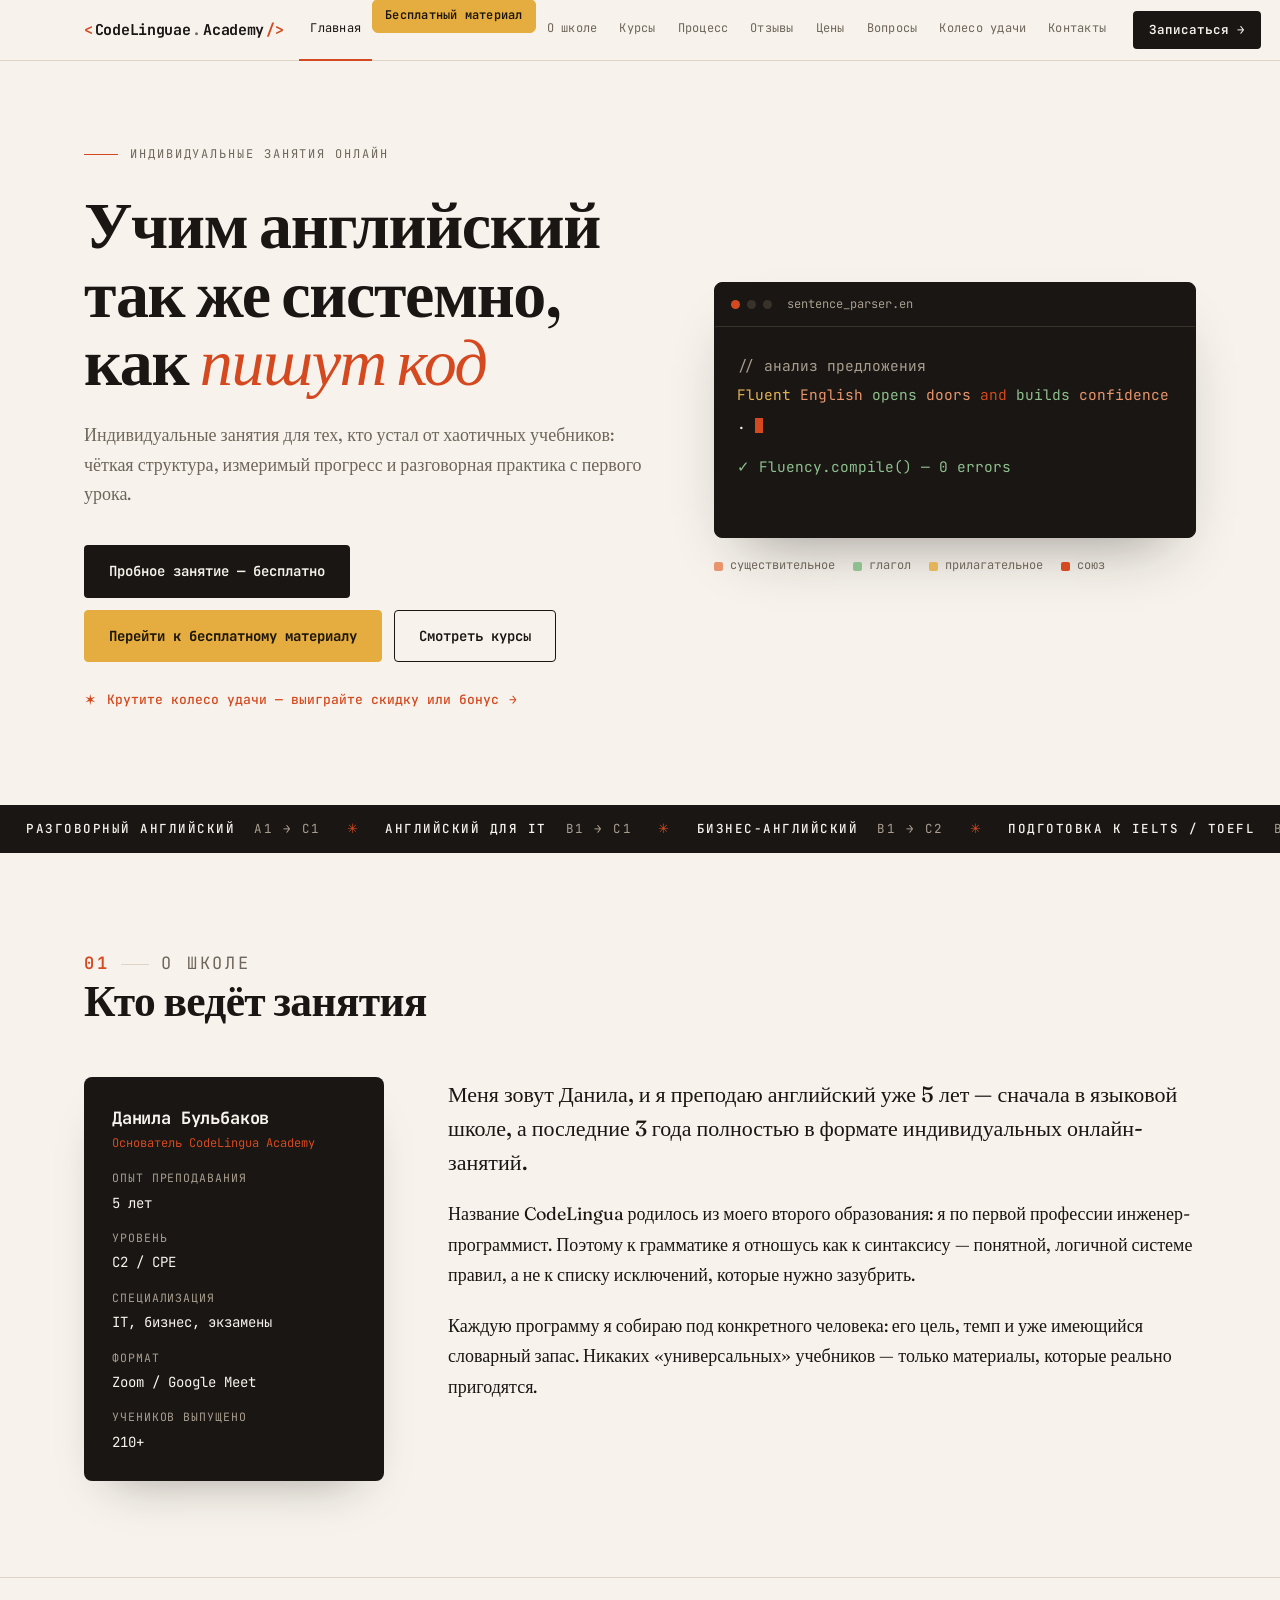
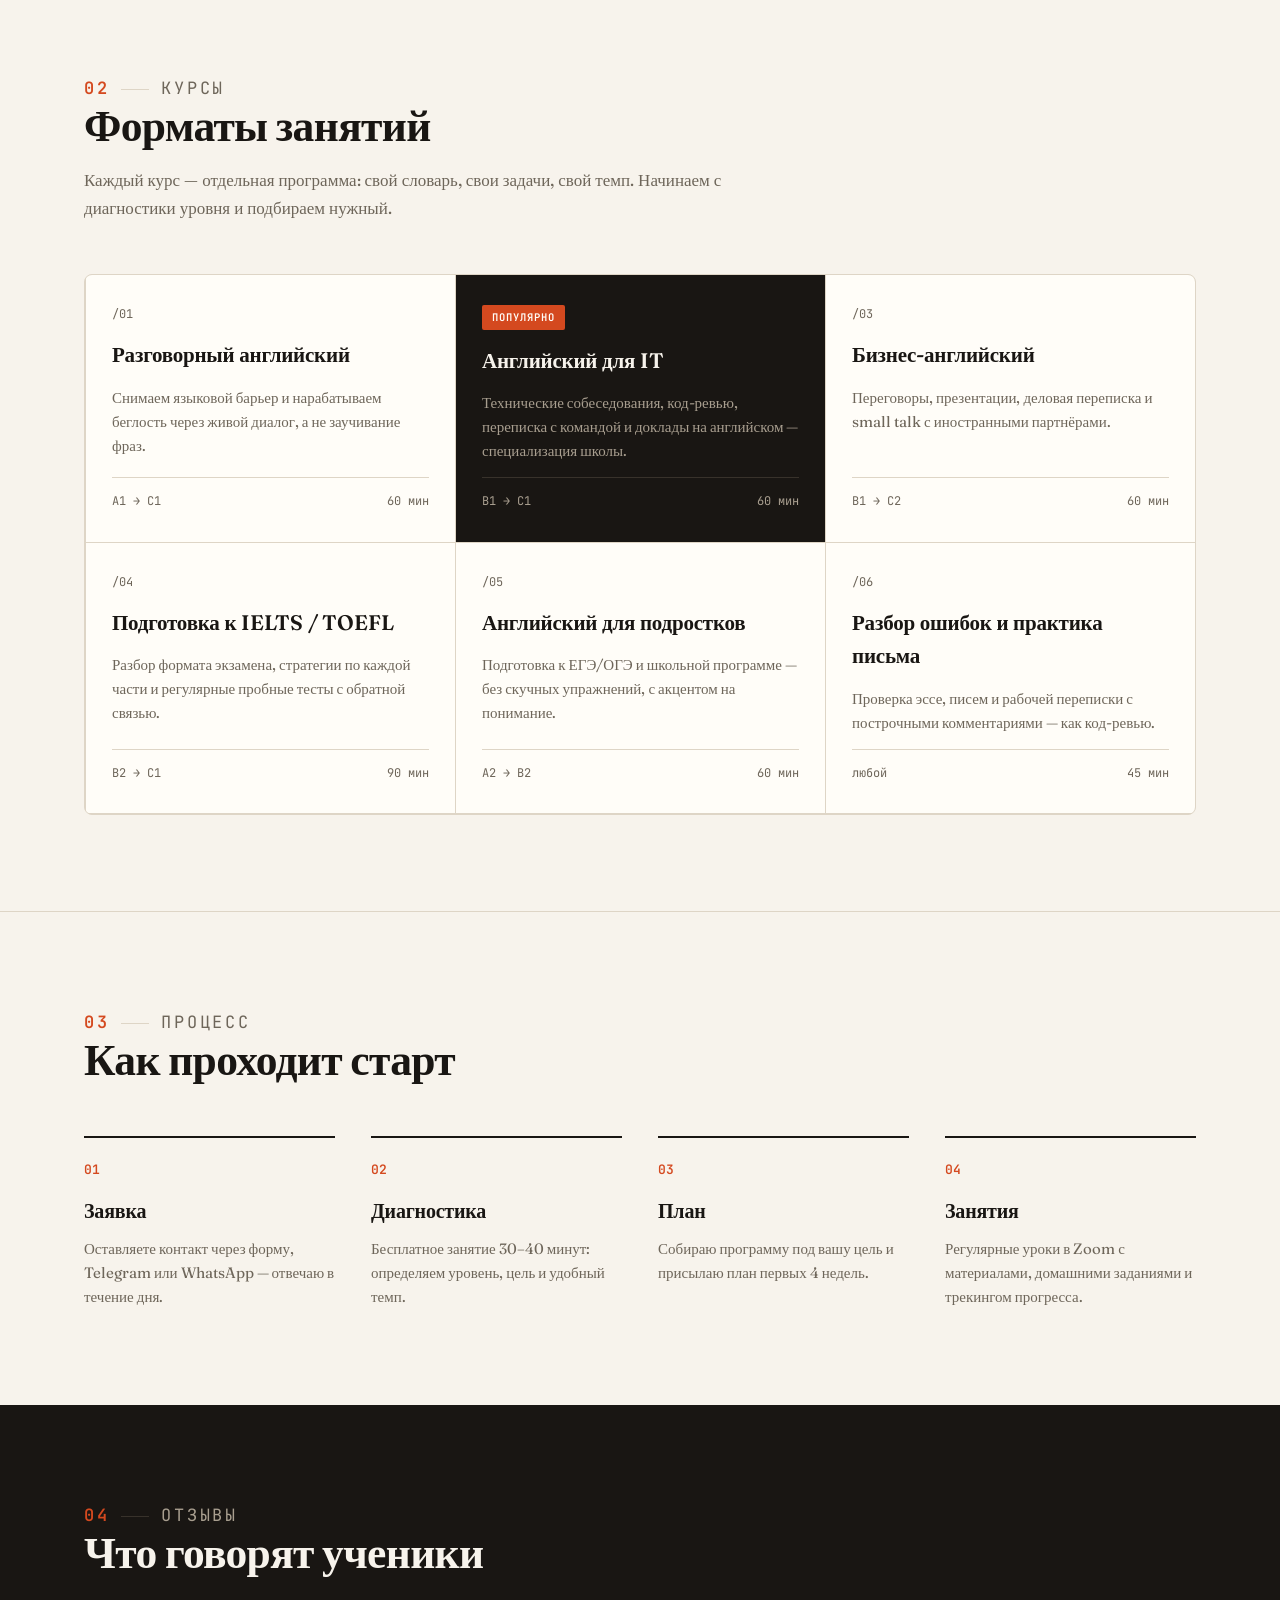
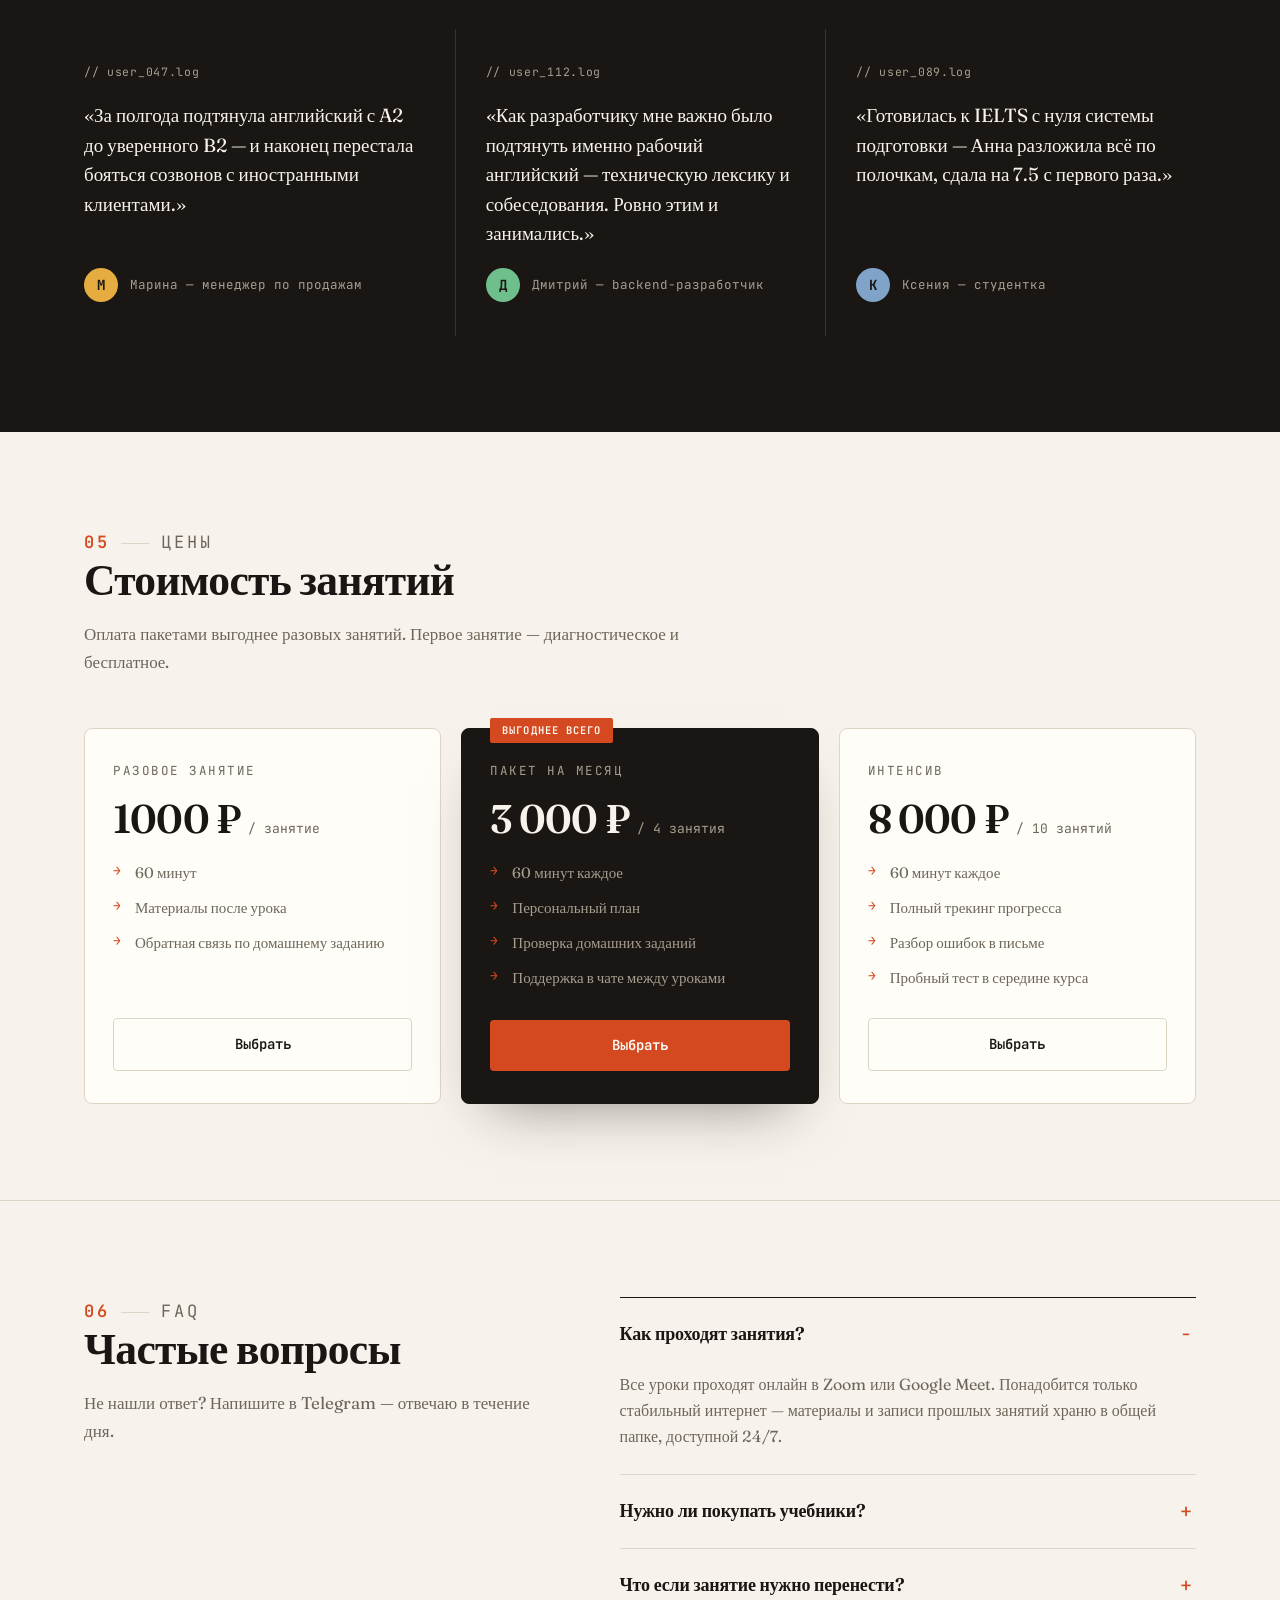
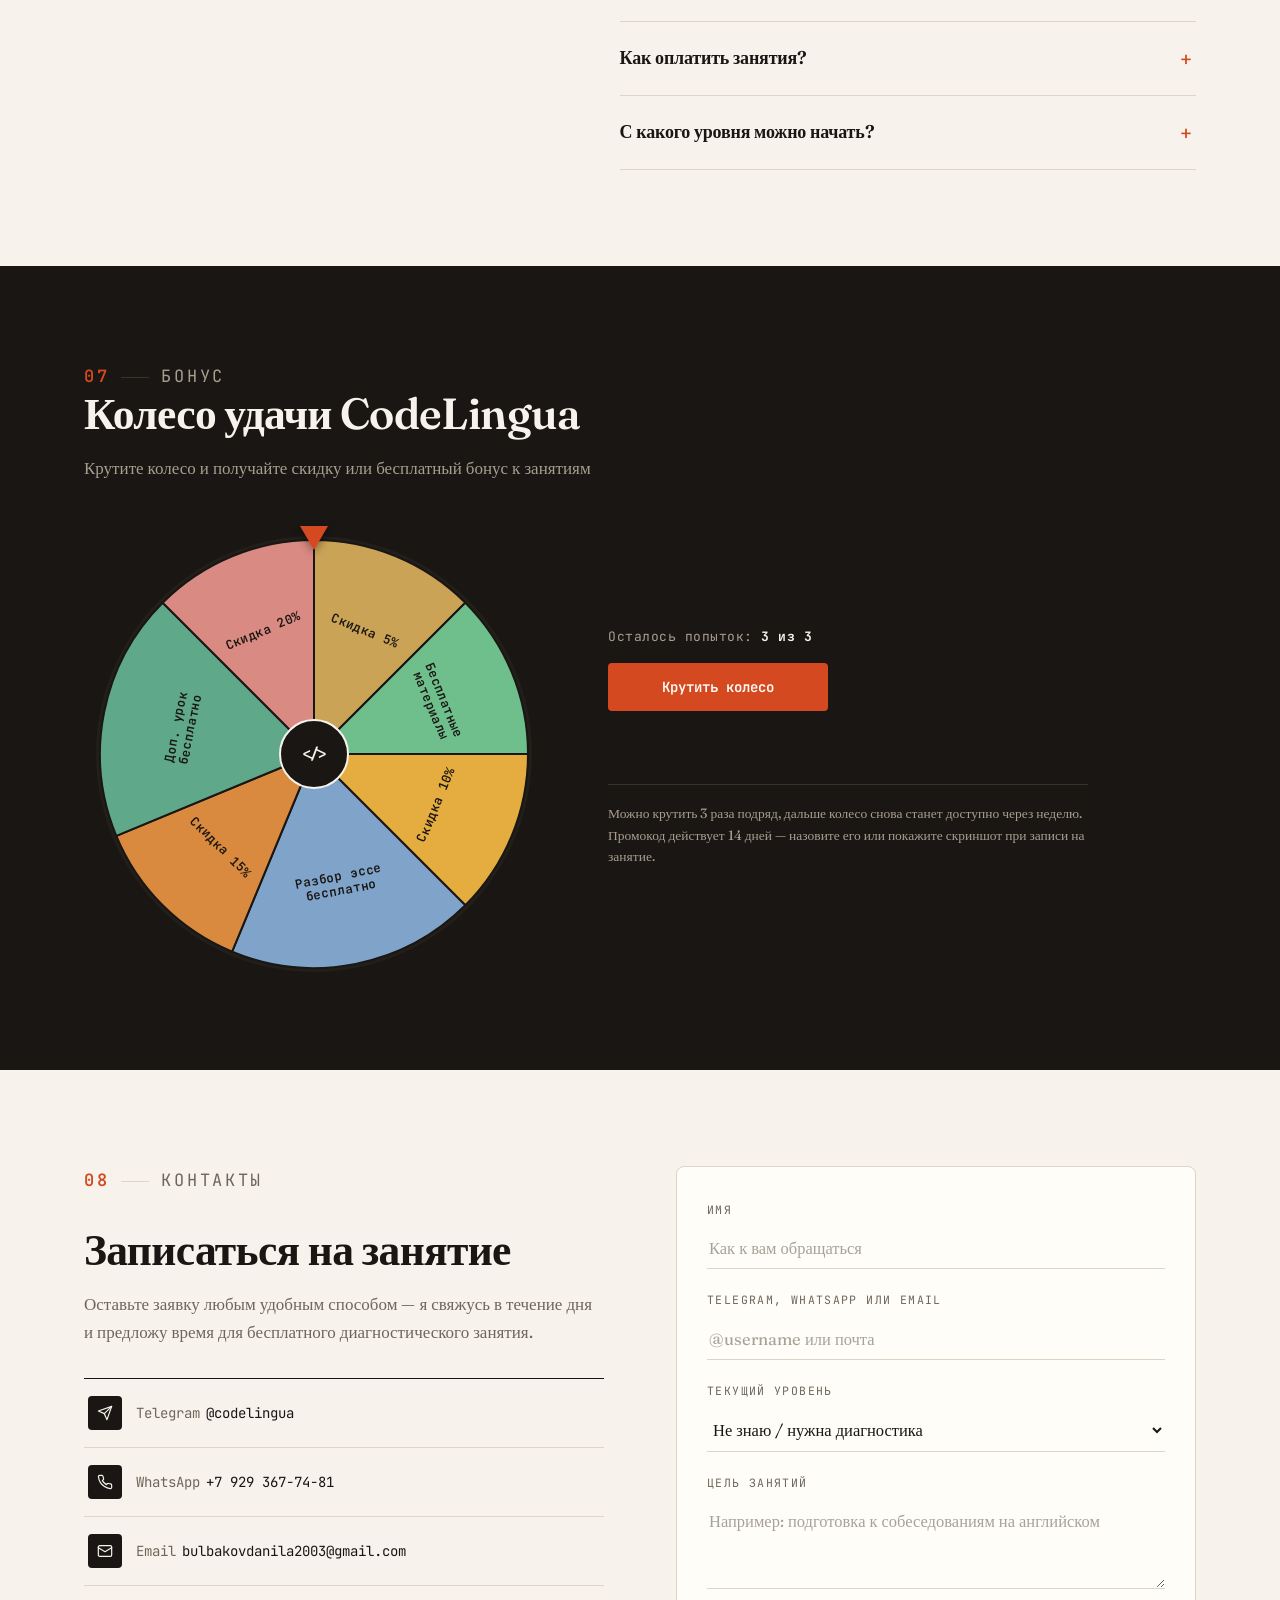
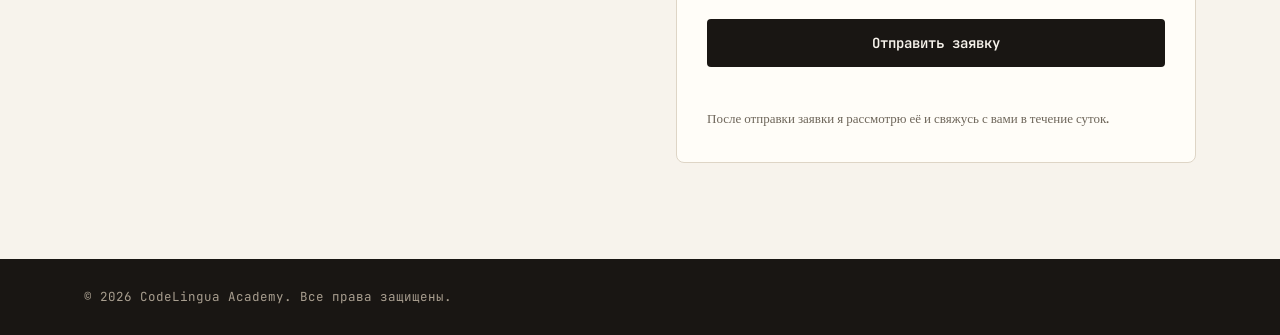
<file: index.html>
<!DOCTYPE html>
<html lang="ru">
<head>
    <meta charset="UTF-8">
    <meta name="viewport" content="width=device-width, initial-scale=1.0">
    <title>CodeLinguae Academy — английский язык с репетитором</title>
    <meta name="description" content="CodeLinguae Academy — индивидуальные занятия английским языком. Разговорный, бизнес-английский, подготовка к экзаменам и английский для IT-специалистов.">
    <link rel="icon" href="data:image/svg+xml,<svg xmlns=%22http://www.w3.org/2000/svg%22 viewBox=%220 0 100 100%22><text y=%22.9em%22 font-size=%2290%22>&#60;/&#62;</text></svg>">
    <link rel="preconnect" href="https://fonts.googleapis.com">
    <link rel="preconnect" href="https://fonts.gstatic.com" crossorigin>
    <link href="https://fonts.googleapis.com/css2?family=Fraunces:ital,opsz,wght@0,9..144,400;0,9..144,500;0,9..144,600;0,9..144,700;1,9..144,400;1,9..144,500;1,9..144,600&family=JetBrains+Mono:wght@400;500;600;700&display=swap" rel="stylesheet">
    <link rel="stylesheet" href="css/styles.css">
</head>
<body>

<!-- ===================================================================
     HEADER
     =================================================================== -->
<header id="siteHeader">
    <div class="nav-inner">
        <a href="#top" class="logo"><span class="bracket">&lt;</span>CodeLinguae<span class="dot">.</span>Academy<span class="bracket">/&gt;</span></a>
        <nav aria-label="Основная навигация">
            <ul class="tabs" id="tabs">
                <li><a href="#top" class="active">Главная</a></li>
                <li><a href="junior-interview.html" class="free-link">Бесплатный материал</a></li>
                <li><a href="#about">О школе</a></li>
                <li><a href="#courses">Курсы</a></li>
                <li><a href="#process">Процесс</a></li>
                <li><a href="#reviews">Отзывы</a></li>
                <li><a href="#pricing">Цены</a></li>
                <li><a href="#faq">Вопросы</a></li>
                <li><a href="#wheel">Колесо удачи</a></li>
                <li><a href="#contact">Контакты</a></li>

            </ul>
        </nav>
        <a href="#contact" class="nav-cta">Записаться <span aria-hidden="true">&rarr;</span></a>
        <button class="burger" id="burger" aria-label="Открыть меню" aria-expanded="false">
            <svg viewBox="0 0 24 24" fill="none" stroke="currentColor" stroke-width="2" aria-hidden="true"><line x1="4" y1="7" x2="20" y2="7"/><line x1="4" y1="12" x2="20" y2="12"/><line x1="4" y1="17" x2="20" y2="17"/></svg>
        </button>
    </div>
</header>

<main>

    <!-- ===================================================================
         HERO
         =================================================================== -->
    <section class="hero" id="top">
        <div class="wrap hero-grid">
            <div class="hero-copy">
                <p class="eyebrow"><span class="eyebrow-dash" aria-hidden="true"></span>Индивидуальные занятия онлайн</p>
                <h1 id="heroTitle" class="text-balance"></h1>
                <p class="lede" id="heroLede"></p>
                <div class="hero-ctas">
                    <a href="#contact" class="btn btn-primary">Пробное занятие — бесплатно</a>
                    <a href="junior-interview.html" class="btn btn-accent free-cta">Перейти к бесплатному материалу</a>
                    <a href="#courses" class="btn btn-ghost">Смотреть курсы</a>
                </div>
                <a href="#wheel" class="hero-wheel-link">
                    <span class="hero-wheel-spark" aria-hidden="true">&#10038;</span>
                    Крутите колесо удачи — выиграйте скидку или бонус
                    <span aria-hidden="true">&rarr;</span>
                </a>
            </div>

            <div class="hero-visual">
                <div class="term">
                    <div class="term-bar">
                        <span class="term-dot"></span>
                        <span class="term-dot"></span>
                        <span class="term-dot"></span>
                        <span class="fname">sentence_parser.en</span>
                    </div>
                    <div class="term-body" id="termBody"></div>
                </div>
                <div class="legend">
                    <span><i class="lg-noun"></i> существительное</span>
                    <span><i class="lg-verb"></i> глагол</span>
                    <span><i class="lg-adj"></i> прилагательное</span>
                    <span><i class="lg-conj"></i> союз</span>
                </div>
            </div>
        </div>
    </section>

    <!-- ticker strip -->
    <div class="ticker" aria-hidden="true">
        <div class="ticker-track" id="tickerTrack"></div>
    </div>

    <!-- ===================================================================
         ABOUT
         =================================================================== -->
    <section id="about">
        <div class="wrap">
            <div class="section-head reveal">
                <p class="section-tag"><span class="num">01</span> О школе</p>
                <h2 class="text-balance">Кто ведёт занятия</h2>
            </div>
            <div class="about-grid">
                <div class="about-card reveal" id="aboutCard"></div>
                <div class="about-body reveal" id="aboutBody"></div>
            </div>
        </div>
    </section>

    <!-- ===================================================================
         COURSES
         =================================================================== -->
    <section class="section-line" id="courses">
        <div class="wrap">
            <div class="section-head reveal">
                <p class="section-tag"><span class="num">02</span> Курсы</p>
                <h2 class="text-balance">Форматы занятий</h2>
                <p>Каждый курс — отдельная программа: свой словарь, свои задачи, свой темп. Начинаем с диагностики уровня и подбираем нужный.</p>
            </div>
            <div class="course-grid" id="courseGrid"></div>
        </div>
    </section>

    <!-- ===================================================================
         PROCESS
         =================================================================== -->
    <section class="section-line" id="process">
        <div class="wrap">
            <div class="section-head reveal">
                <p class="section-tag"><span class="num">03</span> Процесс</p>
                <h2 class="text-balance">Как проходит старт</h2>
            </div>
            <div class="steps" id="stepsGrid"></div>
        </div>
    </section>

    <!-- ===================================================================
         REVIEWS  (dark editorial band)
         =================================================================== -->
    <section class="section-ink" id="reviews">
        <div class="wrap">
            <div class="section-head reveal">
                <p class="section-tag"><span class="num">04</span> Отзывы</p>
                <h2 class="text-balance">Что говорят ученики</h2>
            </div>
            <div class="review-grid" id="reviewGrid"></div>
        </div>
    </section>

    <!-- ===================================================================
         PRICING
         =================================================================== -->
    <section id="pricing">
        <div class="wrap">
            <div class="section-head reveal">
                <p class="section-tag"><span class="num">05</span> Цены</p>
                <h2 class="text-balance">Стоимость занятий</h2>
                <p>Оплата пакетами выгоднее разовых занятий. Первое занятие — диагностическое и бесплатное.</p>
            </div>
            <div class="price-grid" id="priceGrid"></div>
        </div>
    </section>

    <!-- ===================================================================
         FAQ
         =================================================================== -->
    <section class="section-line" id="faq">
        <div class="wrap">
            <div class="faq-grid">
                <div class="section-head reveal">
                    <p class="section-tag"><span class="num">06</span> FAQ</p>
                    <h2 class="text-balance">Частые вопросы</h2>
                    <p>Не нашли ответ? Напишите в Telegram — отвечаю в течение дня.</p>
                </div>
                <div class="faq-list reveal" id="faqList"></div>
            </div>
        </div>
    </section>

    <!-- ===================================================================
         WHEEL OF FORTUNE
         =================================================================== -->
    <section class="section-ink" id="wheel">
        <div class="wrap">
            <div class="section-head reveal">
                <p class="section-tag"><span class="num">07</span> Бонус</p>
                <h2 id="wheelTitle" class="text-balance"></h2>
                <p id="wheelSubtitle"></p>
            </div>

            <div class="wheel-layout reveal">
                <div class="wheel-stage-wrap">
                    <div class="wheel-pointer" aria-hidden="true"></div>
                    <div class="wheel-stage" id="wheelStage"></div>
                    <div class="wheel-hub" aria-hidden="true">&lt;/&gt;</div>
                </div>

                <div class="wheel-panel">
                    <div class="wheel-spins-left" id="wheelSpinsLeft" aria-live="polite"></div>
                    <button class="btn btn-accent" id="wheelSpinBtn">Крутить колесо</button>
                    <p class="wheel-note" id="wheelCooldownNote" aria-live="polite"></p>
                    <div class="wheel-result hidden" id="wheelResult" aria-live="polite"></div>
                    <div class="wheel-history" id="wheelHistory"></div>
                    <p class="wheel-rules" id="wheelRules"></p>
                </div>
            </div>
        </div>
    </section>

    <!-- ===================================================================
         CONTACT
         =================================================================== -->
    <section id="contact">
        <div class="wrap">
            <div class="contact-wrap reveal">
                <div class="contact-info">
                    <p class="section-tag"><span class="num">08</span> Контакты</p>
                    <h2 class="text-balance">Записаться на занятие</h2>
                    <p id="contactLede"></p>
                    <div class="contact-channels" id="contactChannels"></div>
                </div>
                <form id="bookingForm" action="https://formspree.io/f/mrewvoja" method="POST">
                    <div class="form-group">
                        <label for="f-name">Имя</label>
                        <input id="f-name" name="name" type="text" required placeholder="Как к вам обращаться" autocomplete="name">
                    </div>
                    <div class="form-group">
                        <label for="f-contact">Telegram, WhatsApp или email</label>
                        <input id="f-contact" name="contact" type="text" required placeholder="@username или почта">
                    </div>
                    <div class="form-group">
                        <label for="f-level">Текущий уровень</label>
                        <select id="f-level" name="level">
                            <option value="Не знаю / нужна диагностика">Не знаю / нужна диагностика</option>
                            <option value="Начинающий (A1–A2)">Начинающий (A1–A2)</option>
                            <option value="Средний (B1–B2)">Средний (B1–B2)</option>
                            <option value="Продвинутый (C1–C2)">Продвинутый (C1–C2)</option>
                        </select>
                    </div>
                    <div class="form-group">
                        <label for="f-msg">Цель занятий</label>
                        <textarea id="f-msg" name="message" placeholder="Например: подготовка к собеседованиям на английском"></textarea>
                    </div>
                    <button type="submit" class="btn btn-primary btn-block">Отправить заявку</button>
                    <p class="form-status" id="formStatus" aria-live="polite"></p>
                    <p class="form-note">После отправки заявки я рассмотрю её и свяжусь с вами в течение суток.</p>
                </form>
            </div>
        </div>
    </section>

</main>

<footer>
    <div class="wrap footer-inner">
        <span id="footerName"></span>
        <span class="footer-code"></span>
    </div>
</footer>

<script src="js/config.js"></script>
<script src="js/app.js"></script>
<script src="js/wheel.js"></script>
</body>
</html>
</file>
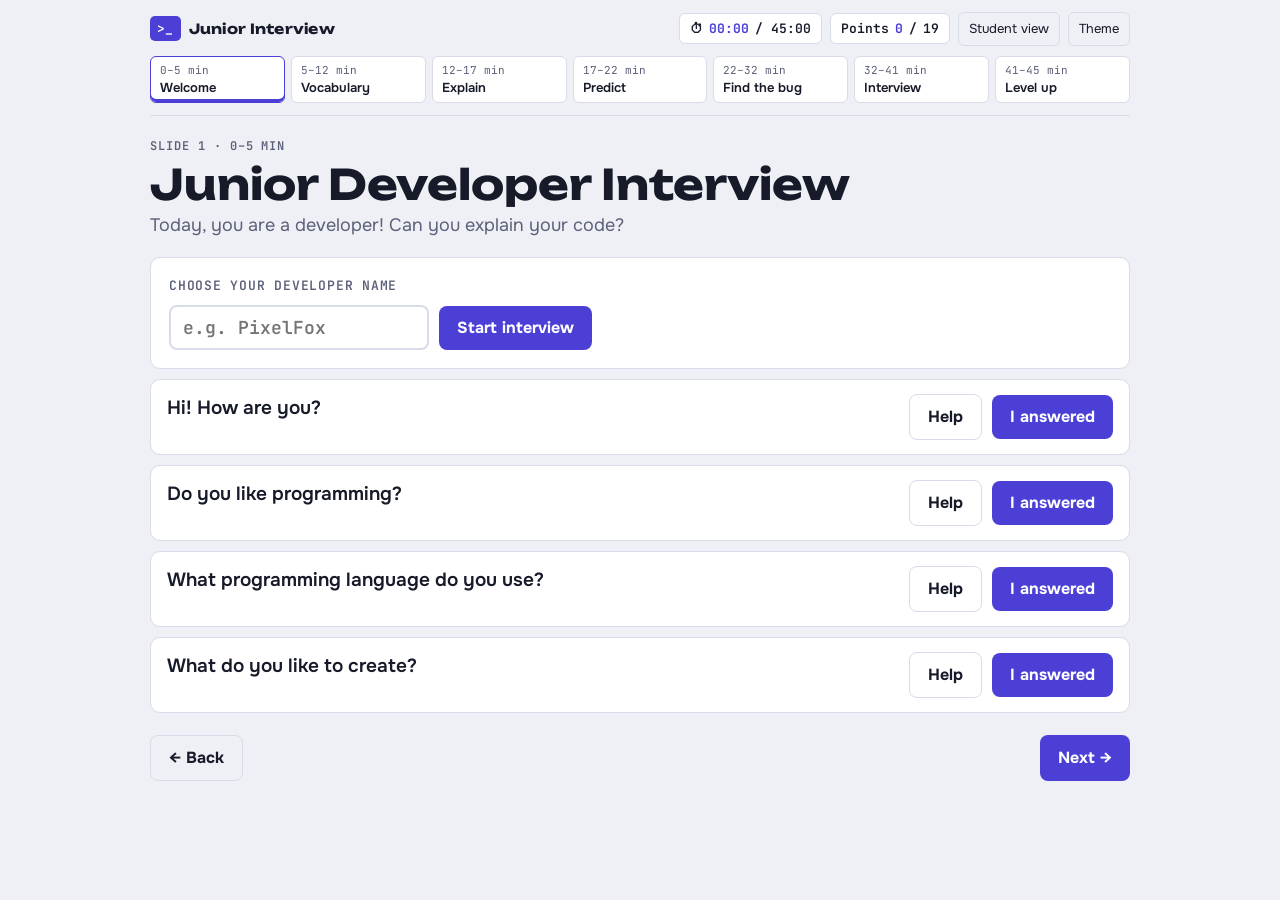
<file: junior-interview.html>
<!doctype html><html><head><meta charset=utf8><meta name=viewport content="width=device-width,initial-scale=1,viewport-fit=cover"><style>:root{color-scheme:light;box-sizing:border-box;padding-top:env(safe-area-inset-top,0px);padding-bottom:env(safe-area-inset-bottom,0px)}html{scroll-padding-top:env(safe-area-inset-top,0px)}body{margin:0;padding:0;font:14px -apple-system,BlinkMacSystemFont,sans-serif;background:#fff;color:#000}img{max-width:100%}[hidden]:not([hidden=until-found i]){display:none!important}</style></head><body>
<title>Junior Interview</title>
<meta name="claude:viewport-fit-sides" content="cover">
<link rel="stylesheet" href="https://fonts.googleapis.com/css2?family=JetBrains+Mono:wght@400;600&family=Onest:wght@400;500;600;700&family=Unbounded:wght@500;700&display=swap">
<style>
    /* Layout: sticky top bar (timer, points) over a step rail, one task per screen, teacher notes drawer below. Looks like a code editor: dark code panes, tokenised palette. */
    :root{
        --bg:#EEF0F6; --surface:#FFFFFF; --fg:#171A29; --muted:#5B6078; --line:#D8DBE8;
        --accent:#4B3FD6; --accent-fg:#FFFFFF; --soft:#E7E5FA;
        --good:#0E7A55; --good-soft:#DDF3EA; --bad:#B8323F; --bad-soft:#FBE4E6;
        --code-bg:#161926; --code-fg:#E4E7F5; --code-line:#2A2F45;
        --t-kw:#C792EA; --t-str:#F2C46D; --t-num:#7FD1FF; --t-fn:#82AAFF; --t-com:#7A819E;
        --f-body:'Onest',system-ui,sans-serif; --f-display:'Unbounded','Onest',system-ui,sans-serif; --f-code:'JetBrains Mono',ui-monospace,Consolas,monospace;
    }
    @media (prefers-color-scheme:dark){:root:not([data-theme="light"]){
        --bg:#0F111B; --surface:#191C2A; --fg:#ECEEF8; --muted:#9AA0BA; --line:#2B2F46;
        --accent:#FFC857; --accent-fg:#1B1500; --soft:#2B2819;
        --good:#52D8A2; --good-soft:#143A2D; --bad:#FF8190; --bad-soft:#42202A;
        --code-bg:#0A0C14; color-scheme:dark}}
    :root[data-theme="dark"]{
        --bg:#0F111B; --surface:#191C2A; --fg:#ECEEF8; --muted:#9AA0BA; --line:#2B2F46;
        --accent:#FFC857; --accent-fg:#1B1500; --soft:#2B2819;
        --good:#52D8A2; --good-soft:#143A2D; --bad:#FF8190; --bad-soft:#42202A;
        --code-bg:#0A0C14; color-scheme:dark}
    *{box-sizing:border-box}
    body{background:var(--bg);color:var(--fg);font:16px/1.5 var(--f-body);padding-left:max(16px,env(safe-area-inset-left,0px));padding-right:max(16px,env(safe-area-inset-right,0px));padding-block:0 40px}
    body::before{content:"";position:fixed;inset:0 0 auto;height:env(safe-area-inset-top,0px);z-index:30;background:var(--bg)}
    .wrap{max-width:980px;margin:0 auto}
    button{font:inherit;color:inherit;cursor:pointer}
    button:focus-visible,input:focus-visible,textarea:focus-visible,summary:focus-visible{outline:3px solid var(--accent);outline-offset:2px}
    /* top bar */
    .bar{position:sticky;top:env(safe-area-inset-top,0px);z-index:20;background:var(--bg);padding:12px 0 10px;border-bottom:1px solid var(--line)}
    .bar-row{display:flex;gap:12px;align-items:center;flex-wrap:wrap;justify-content:space-between}
    .brand{font:700 14px/1 var(--f-display);letter-spacing:.02em;display:flex;gap:8px;align-items:center}
    .brand i{font:600 13px var(--f-code);font-style:normal;background:var(--accent);color:var(--accent-fg);padding:4px 7px;border-radius:5px}
    .tools{display:flex;gap:8px;align-items:center;flex-wrap:wrap}
    .pill{font:600 13px var(--f-code);border:1px solid var(--line);background:var(--surface);padding:6px 10px;border-radius:6px;font-variant-numeric:tabular-nums;display:inline-flex;gap:6px;align-items:center}
    .pill b{color:var(--accent)}
    .ghost{background:transparent;border:1px solid var(--line);border-radius:6px;padding:6px 10px;font-size:13px}
    .ghost:hover{border-color:var(--accent)}
    .rail{display:flex;gap:6px;margin-top:10px;overflow-x:auto;padding-bottom:2px}
    .step{flex:1 0 108px;text-align:left;background:var(--surface);border:1px solid var(--line);border-radius:6px;padding:6px 9px;line-height:1.2}
    .step small{display:block;font:400 11px var(--f-code);color:var(--muted)}
    .step span{font-size:13px;font-weight:600}
    .step[aria-current="true"]{border-color:var(--accent);box-shadow:inset 0 -3px 0 var(--accent)}
    .step.fin small::after{content:" ✓";color:var(--good)}
    /* stage */
    .stage{margin-top:22px}
    .eyebrow{font:600 12px var(--f-code);letter-spacing:.08em;text-transform:uppercase;color:var(--muted)}
    h1,h2{font-family:var(--f-display);margin:6px 0 4px;text-wrap:balance;line-height:1.15}
    h1{font-size:clamp(26px,5vw,42px);font-weight:700}
    h2{font-size:clamp(22px,3.6vw,30px);font-weight:700}
    .lead{font-size:18px;color:var(--muted);margin:0 0 18px}
    .grid{display:grid;gap:16px;grid-template-columns:repeat(auto-fit,minmax(min(100%,340px),1fr))}
    .grid>*{min-width:0}
    .panel{background:var(--surface);border:1px solid var(--line);border-radius:10px;padding:18px}
    .panel h3{margin:0 0 10px;font-size:13px;font-family:var(--f-code);letter-spacing:.06em;text-transform:uppercase;color:var(--muted);font-weight:600}
    .q{font-size:20px;font-weight:600;margin:0 0 12px}
    /* code */
    .code{background:var(--code-bg);color:var(--code-fg);border-radius:8px;border:1px solid var(--code-line);font:15px/1.7 var(--f-code);margin:0;overflow-x:auto;padding:12px 16px;white-space:pre;tab-size:4}
    .code .kw{color:var(--t-kw)}.code .st{color:var(--t-str)}.code .nu{color:var(--t-num)}.code .fn{color:var(--t-fn)}
    .dots{display:flex;gap:6px;margin-bottom:8px}.dots i{width:9px;height:9px;border-radius:50%;background:var(--code-line)}
    textarea.code{width:100%;min-height:150px;resize:vertical;display:block}
    .out{background:var(--code-bg);color:var(--code-fg);border-radius:8px;border:1px solid var(--code-line);font:15px/1.6 var(--f-code);padding:10px 16px;margin-top:10px;min-height:48px;white-space:pre-wrap}
    .out .lbl{color:var(--t-com);font-size:11px;letter-spacing:.08em;display:block;text-transform:uppercase}
    .out.err{color:#FF9AA5}
    /* choices */
    .opts{display:flex;gap:10px;flex-wrap:wrap}
    .opt{background:var(--surface);border:2px solid var(--line);border-radius:8px;padding:10px 16px;font:600 16px var(--f-code);min-width:0;text-align:left}
    .opt:hover:not(:disabled){border-color:var(--accent)}
    .opt.bad{border-color:var(--bad);background:var(--bad-soft)}
    .opt.ok{border-color:var(--good);background:var(--good-soft)}
    .opt:disabled{cursor:default}
    .opt.sel{border-color:var(--accent);background:var(--soft)}
    .opt.done{border-color:var(--good);background:var(--good-soft);opacity:.85}
    .fb{margin:10px 0 0;font-weight:600;min-height:1.4em}
    .fb.ok{color:var(--good)}.fb.bad{color:var(--bad)}
    /* buttons */
    .btn{background:var(--accent);color:var(--accent-fg);border:0;border-radius:8px;padding:10px 18px;font-weight:700}
    .btn:hover{filter:brightness(1.08)}
    .btn.alt{background:transparent;color:var(--fg);border:1px solid var(--line)}
    .btn.alt:hover{border-color:var(--accent)}
    .btn[disabled]{opacity:.45;cursor:default}
    .row{display:flex;gap:10px;flex-wrap:wrap;align-items:center}
    .chips{display:flex;gap:8px;flex-wrap:wrap;margin-top:10px}
    .chip{background:var(--soft);border-radius:6px;padding:4px 10px;font:600 14px var(--f-code)}
    .chip.say{border:1px dashed var(--accent);background:transparent;color:var(--fg);cursor:pointer}
    .chip.say.on{background:var(--good-soft);border:1px solid var(--good)}
    /* speak cards */
    .speak{display:grid;grid-template-columns:1fr auto;gap:10px 14px;align-items:start;padding:14px 16px;background:var(--surface);border:1px solid var(--line);border-radius:10px}
    .speak.done{border-color:var(--good);background:var(--good-soft)}
    .speak p{margin:0;font-size:19px;font-weight:600}
    .speak .chips{grid-column:1/-1;margin:0}
    .stack{display:grid;gap:10px}
    input[type=text],input[type=number]{font:600 18px var(--f-code);background:var(--surface);color:var(--fg);border:2px solid var(--line);border-radius:8px;padding:9px 12px;min-width:0;width:100%;max-width:260px}
    /* words */
    .sent{min-height:54px;border:2px dashed var(--line);border-radius:8px;padding:8px;display:flex;gap:8px;flex-wrap:wrap;margin-bottom:10px}
    .sent.ok{border-style:solid;border-color:var(--good);background:var(--good-soft)}
    .pts{font:600 12px var(--f-code);color:var(--muted)}
    /* notes */
    .notes{margin-top:28px;border:1px solid var(--line);border-radius:10px;background:var(--surface)}
    .notes summary{cursor:pointer;padding:12px 16px;font-weight:700}
    .notes div{padding:0 16px 14px;color:var(--muted)}
    .notes ul{margin:0;padding-left:20px;display:grid;gap:6px}
    .notes b{color:var(--fg)}
    .nav{display:flex;justify-content:space-between;gap:10px;margin-top:22px}
    .big{font:700 clamp(40px,9vw,72px)/1 var(--f-display);color:var(--accent);font-variant-numeric:tabular-nums}
    .can{list-style:none;margin:0;padding:0;display:grid;gap:8px}
    .can li{display:flex;gap:10px;align-items:center;font-weight:600}
    .can li::before{content:"";width:18px;height:18px;border-radius:5px;border:2px solid var(--line);flex:none}
    .can li.on::before{background:var(--good);border-color:var(--good)}
    .hide-t .notes,.hide-t .tonly{display:none}
    @media (prefers-reduced-motion:no-preference){.opt,.btn,.step{transition:border-color .15s,background .15s}}
</style>

<div class="wrap" id="app">
    <header class="bar">
        <div class="bar-row">
            <div class="brand"><i>&gt;_</i> Junior Interview</div>
            <div class="tools">
                <button class="pill" id="timer" data-act="timer" aria-label="Start or pause the lesson timer">⏱ <b id="tv">00:00</b> / 45:00</button>
                <span class="pill">Points <b id="pv">0</b> / <span id="pm">19</span></span>
                <button class="ghost" data-act="tview" id="tbtn">Student view</button>
                <button class="ghost" data-act="theme" id="themebtn">Theme</button>
            </div>
        </div>
        <nav class="rail" id="rail" aria-label="Lesson steps"></nav>
    </header>
    <main class="stage" id="stage"></main>
    <div class="nav"><button class="btn alt" data-act="prev" id="prev">← Back</button><button class="btn" data-act="next" id="next">Next →</button></div>
</div>

<script>
    const esc=s=>String(s).replace(/&/g,'&amp;').replace(/</g,'&lt;').replace(/>/g,'&gt;');
    const hl=c=>esc(c).replace(/("[^"\n]*")|(\b(?:if|else|elif)\b)|(\bprint\b)|(\b\d+\b)/g,(m,s,k,f,n)=>s?`<span class="st">${s}</span>`:k?`<span class="kw">${k}</span>`:f?`<span class="fn">${f}</span>`:`<span class="nu">${n}</span>`);
    const codeBlock=c=>`<div class="dots"><i></i><i></i><i></i></div><pre class="code">${hl(c)}</pre>`;
    const MAX=19;
    const STEPS=[['Welcome','0–5'],['Vocabulary','5–12'],['Explain','12–17'],['Predict','17–22'],['Find the bug','22–32'],['Interview','32–41'],['Level up','41–45']];
    const BUG=`price = 100
discount = 20

final_price = price + discount
print(final_price)`;
    const S={i:0,pts:{},help:{},done:{},nick:'',q:{},sel:null,matched:[],badDef:null,said:[],age:15,ageOut:null,code:BUG,out:null,sent:[],qi:0,hide:false,run:false,sec:0};
    const st=(k,fn)=>{try{return fn()}catch(e){return null}};

    function award(id,v){S.pts[id]=Math.max(S.pts[id]||0,v)}
    function total(){return Object.values(S.pts).reduce((a,b)=>a+b,0)}

    /* shared widgets */
    function quiz(id,prompt,opts,ok,note){
        const q=S.q[id]||{tries:[],ok:false};
        const btns=opts.map((o,i)=>{
            let c='opt';if(q.ok&&i===ok)c+=' ok';else if(q.tries.includes(i))c+=' bad';
            return `<button class="${c}" data-act="pick" data-id="${id}" data-i="${i}" data-ok="${ok}" ${q.ok?'disabled':''}>${esc(o)}</button>`}).join('');
        const fb=q.ok?`<p class="fb ok">Correct! ${note||''}</p>`:q.tries.length?`<p class="fb bad">Not yet. Look at the code again and try another answer.</p>`:`<p class="fb"></p>`;
        return `<p class="q">${prompt}</p><div class="opts">${btns}</div>${fb}`;
    }
    function speak(id,text,help){
        const on=S.done[id],h=S.help[id];
        const chips=h?`<div class="chips">${help.map(p=>`<span class="chip">${esc(p)}</span>`).join('')}</div>`:'';
        return `<div class="speak ${on?'done':''}"><p>${text}</p>
    <div class="row">${on?'<span class="pts">+'+S.pts[id]+'</span>':`<button class="btn alt" data-act="help" data-id="${id}">${h?'Help shown':'Help'}</button><button class="btn" data-act="said" data-id="${id}">I answered</button>`}</div>${chips}</div>`;
    }

    /* slides */
    const SL=[
        ()=>{
            const nick=S.nick?`<div class="panel"><h3>Developer profile</h3><p class="q" style="margin:0">Welcome, <span style="color:var(--accent)">${esc(S.nick)}</span>! You are now a Junior Developer.</p></div>`
                :`<div class="panel"><h3>Choose your developer name</h3><div class="row"><input type="text" id="nick" maxlength="16" placeholder="e.g. PixelFox" aria-label="Developer name"><button class="btn" data-act="nick">Start interview</button></div></div>`;
            return `<div class="eyebrow">Slide 1 · 0–5 min</div><h1>Junior Developer Interview</h1><p class="lead">Today, you are a developer! Can you explain your code?</p>
  <div class="stack">${nick}
  <div class="stack">
   ${speak('s1a','Hi! How are you?',["I'm fine, thank you.","I'm good.","I'm tired, but happy."])}
   ${speak('s1b','Do you like programming?',['I like...','Yes, I do.','I like it because...'])}
   ${speak('s1c','What programming language do you use?',['I use...','I use Python.'])}
   ${speak('s1d','What do you like to create?',['I create...','I create games / websites / bots.'])}
  </div></div>`;
        },
        ()=>{
            const M=[['Variable','A name for a value.'],['Output','The result of the code.'],['Bug','A problem in the code.']];
            const defs=[2,0,1];
            const left=M.map((m,i)=>`<button class="opt ${S.matched.includes(i)?'done':S.sel===i?'sel':''}" data-act="term" data-i="${i}" ${S.matched.includes(i)?'disabled':''}>${m[0]}</button>`).join('');
            const right=defs.map(d=>`<button class="opt ${S.matched.includes(d)?'done':S.badDef===d?'bad':''}" data-act="def" data-i="${d}" ${S.matched.includes(d)?'disabled':''}>${M[d][1]}</button>`).join('');
            const code='name = "Alex"\nprint(name)';
            return `<div class="eyebrow">Slide 2 · 5–12 min</div><h2>Developer vocabulary</h2><p class="lead">Read the code first. Guess the meaning, then answer.</p>
  <div class="grid"><div class="panel"><h3>Code</h3>${codeBlock(code)}</div>
  <div class="panel">${quiz('s2a','What is the variable?',['name','Alex','print'],0)}<div style="height:14px"></div>${quiz('s2b','What is the output?',['name','Alex','print(name)'],1)}</div></div>
  <div class="panel" style="margin-top:16px"><h3>Match the word with its meaning</h3>
  <div class="grid"><div class="stack">${left}</div><div class="stack">${right}</div></div>
  <p class="fb ${S.matched.length===3?'ok':''}">${S.matched.length===3?'All matched! You speak developer.':S.sel!==null?'Now choose the meaning.':'Choose a word, then its meaning.'}</p></div>`;
        },
        ()=>{
            const code='name = "Alex"\nprint("Hello, " + name)';
            const P=['The output is "Hello, Alex".','The variable is name.','The code prints a greeting.'];
            const chips=P.map((p,i)=>`<button class="chip say ${S.said.includes(i)?'on':''}" data-act="phrase" data-i="${i}">${esc(p)}</button>`).join('');
            const help=S.help.s3say?`<div class="chips"><span class="chip">The code...</span><span class="chip">Does it print a greeting or a number?</span></div>`:'';
            return `<div class="eyebrow">Slide 3 · 12–17 min</div><h2>Explain the code</h2><p class="lead">What does this code do?</p>
  <div class="grid"><div class="panel"><h3>Code</h3>${codeBlock(code)}</div>
  <div class="panel">${quiz('s3q','What is the output?',['Hello','Hello, Alex','Alex Hello'],1,'Now say it out loud.')}</div></div>
  <div class="panel" style="margin-top:16px"><h3>Can you explain the code?</h3>
   <p class="q">Say at least one sentence. Tap the sentences you said.</p><div class="chips" style="margin-top:0">${S.q.s3q&&S.q.s3q.ok?chips:'<span class="pts">Answer the question first.</span>'}</div>
   <div class="row" style="margin-top:12px"><button class="btn alt" data-act="help" data-id="s3say">${S.help.s3say?'Help shown':'Help'}</button>${S.said.length?`<span class="pts">+${S.pts.s3say}</span>`:''}</div>${help}</div>`;
        },
        ()=>{
            const a=S.age;
            const code=`age = ${a}\n\nif age >= 18:\n    print("Adult")\nelse:\n    print("Teenager")`;
            const can=S.q.s4q&&S.q.s4q.ok;
            const why=can?speak('s4why','Why? Is 15 greater than or equal to 18?',['The output is... because...','The output is "Teenager" because age is 15.']):'';
            const run=S.done.s4why?`<div class="panel" style="margin-top:16px"><h3>You are the developer. Change the input.</h3>
   <p class="q">Change age to 20. What will the output be? Then run the code.</p>
   <div class="row"><input type="number" id="agein" min="1" max="99" value="${S.ageIn??15}" aria-label="age"><button class="btn" data-act="runage">Run ▶</button>${S.pts.s4run?`<span class="pts">+${S.pts.s4run}</span>`:''}</div>
   ${S.ageOut?`<div class="out"><span class="lbl">Output</span>${esc(S.ageOut)}</div>`:''}</div>`:'';
            return `<div class="eyebrow">Slide 4 · 17–22 min</div><h2>What happens next?</h2><p class="lead">Predict the output, then explain why.</p>
  <div class="grid"><div class="panel"><h3>Code</h3>${codeBlock(code)}</div>
  <div class="panel">${quiz('s4q','What is the output?',['Adult','Teenager'],a>=18?0:1,'Why? Tell me.')}</div></div>
  <div class="stack" style="margin-top:16px">${why}</div>${run}`;
        },
        ()=>{
            const sentHTML=S.sent.map(i=>`<button class="chip say" data-act="unword" data-i="${i}">${esc(WB[i])}</button>`).join('');
            const bank=WB.map((w,i)=>S.sent.includes(i)?'':`<button class="chip say" data-act="word" data-i="${i}">${esc(w)}</button>`).join('');
            const right=S.sent.map(i=>WB[i]).join(' ')==='We need to subtract the discount.';
            const outHTML=S.out?`<div class="out ${S.out.err?'err':''}"><span class="lbl">${S.out.err?'Error':'Output'}</span>${esc(S.out.text)}</div>`:'<div class="out"><span class="lbl">Output</span>Run the code to see the result.</div>';
            const help=S.help.s5?`<div class="chips"><span class="chip">The problem is...</span><span class="chip">The code adds...</span><span class="chip">We need to subtract...</span></div>`:'';
            return `<div class="eyebrow">Slide 5 · 22–32 min</div><h2>Find the bug!</h2><p class="lead">The program should calculate the final price. Is the code correct?</p>
  <div class="grid"><div class="panel"><h3>Editor · Python</h3><div class="dots"><i></i><i></i><i></i></div>
   <textarea class="code" id="code" spellcheck="false" aria-label="Python code">${esc(S.code)}</textarea>
   <div class="row" style="margin-top:10px"><button class="btn" data-act="runcode">Run ▶</button><button class="btn alt" data-act="reset">Reset</button>${S.pts.s5fix?`<span class="pts">+${S.pts.s5fix}</span>`:''}</div>${outHTML}</div>
  <div class="panel"><h3>Talk like a developer</h3>
   <div class="stack"><p class="q" style="margin:0">Is the code correct?</p><p class="q" style="margin:0">What is the problem?</p><p class="q" style="margin:0">How can we fix it?</p></div>
   <div class="row" style="margin-top:14px"><button class="btn alt" data-act="help" data-id="s5">${S.help.s5?'Help shown':'Help'}</button></div>${help}
   <p class="tonly pts" style="margin-top:14px">Teacher: <code>final_price = price - discount</code> → 80</p></div></div>
  <div class="panel" style="margin-top:16px"><h3>Explain the fix in one sentence</h3>
   <div class="sent ${right?'ok':''}">${sentHTML||'<span class="pts">Tap the words in the right order.</span>'}</div>
   <div class="chips" style="margin-top:0">${right?'<span class="fb ok" style="margin:0">Great sentence! Now say it out loud. +1</span>':bank}</div></div>`;
        },
        ()=>{
            const QS=[['What programming language do you use?',['I use...']],['What is a variable?',['A variable is...','A name for a value.']],['What does this code print?',['The output is...']],['How do you fix a bug?',['I change...','I find the problem and I change the line.']]];
            const k=S.qi;
            let body;
            if(k<4){
                const q=QS[k],h=S.help['s6'+k];
                const code=k===2?codeBlock('name = "Alex"\nprint("Hello, " + name)'):'';
                body=`<div class="panel"><h3>Question ${k+1} of 4</h3><p class="q" style="font-size:clamp(22px,4vw,30px)">${q[0]}</p>${code}
     ${h?`<div class="chips">${q[1].map(p=>`<span class="chip">${esc(p)}</span>`).join('')}</div>`:''}
     <div class="row" style="margin-top:16px"><button class="btn alt" data-act="help" data-id="s6${k}">${h?'Hint shown (½ point)':'Hint (½ point)'}</button><button class="btn" data-act="next6">${h?'Answered +½':'Answered +1'}</button></div></div>`;
            }else{
                body=`<div class="panel"><h3>Switch roles</h3><p class="q" style="font-size:clamp(22px,4vw,30px)">Now you are the interviewer. Ask me one question about programming.</p>
     <div class="chips"><span class="chip">What is...?</span><span class="chip">How do you...?</span><span class="chip">Do you like...?</span></div>
     <div class="row" style="margin-top:16px">${S.done.s6x?'<span class="fb ok" style="margin:0">Great question! +1</span>':'<button class="btn" data-act="ask">I asked a question +1</button>'}</div></div>`;
            }
            const dots=[0,1,2,3,4].map(i=>`<span class="chip" style="${i===k?'background:var(--accent);color:var(--accent-fg)':i<k?'background:var(--good-soft)':''}">${i<4?'Q'+(i+1):'You'}</span>`).join('');
            return `<div class="eyebrow">Slide 6 · 32–41 min</div><h2>Mini interview</h2><p class="lead">You are the candidate. I am the interviewer. Points are a game, not a test of you.</p>
   <div class="chips" style="margin:0 0 14px">${dots}</div>${body}`;
        },
        ()=>{
            const p=S.pts,sum=total();
            const items=[['Explain simple Python code.',p.s3say],['Talk about variables and output.',p.s2a&&p.s2b],['Find and explain a bug.',p.s5fix]];
            return `<div class="eyebrow">Slide 7 · 41–45 min</div><h1>Level completed!</h1><p class="lead">Great job${S.nick?', '+esc(S.nick):''}!</p>
  <div class="grid"><div class="panel"><h3>Your points</h3><div class="big">${sum%1?sum.toFixed(1):sum}<span style="font-size:.4em;color:var(--muted)"> / ${MAX}</span></div></div>
  <div class="panel"><h3>Today I can...</h3><ul class="can">${items.map(i=>`<li class="${i[1]?'on':''}">${i[0]}</li>`).join('')}</ul></div></div>
  <div class="panel" style="margin-top:16px"><h3>Talk about the lesson</h3><div class="stack"><p class="q" style="margin:0">What was easy?</p><p class="q" style="margin:0">What was difficult?</p><p class="q" style="margin:0">Would you like to try another coding challenge?</p></div></div>`;
        }];
    const WB=['subtract','We','the','add','to','discount.','need','price'];


    /* python-ish runner for the bug slide */
    function runPy(src){
        const vars={},out=[];
        const ev=ex=>{
            if(!/^[\w\s+\-*\/().]+$/.test(ex))throw new Error('SyntaxError: this editor supports numbers and + - * / only');
            const js=ex.replace(/[A-Za-z_]\w*/g,n=>{if(!(n in vars))throw new Error(`NameError: name '${n}' is not defined`);return vars[n]});
            const r=Function('"use strict";return ('+js+')')();
            if(typeof r!=='number'||!isFinite(r))throw new Error('ValueError: cannot calculate this');
            return r};
        for(const raw of src.split('\n')){
            const l=raw.trim();if(!l||l[0]==='#')continue;
            let m;
            if(m=l.match(/^([A-Za-z_]\w*)\s*=\s*(.+)$/))vars[m[1]]=ev(m[2]);
            else if(m=l.match(/^print\((.+)\)$/))out.push(String(ev(m[1])));
            else throw new Error('SyntaxError: invalid syntax → '+l);
        }
        return out.join('\n')||'(no output)';
    }

    /* render */
    const $=id=>document.getElementById(id);
    function render(){
        $('stage').innerHTML=SL[S.i]();
        $('rail').innerHTML=STEPS.map((s,i)=>`<button class="step ${S.i>i?'fin':''}" data-act="go" data-i="${i}" ${i===S.i?'aria-current="true"':''}><small>${s[1]} min</small><span>${s[0]}</span></button>`).join('');
        $('pv').textContent=(total()%1?total().toFixed(1):total());$('pm').textContent=MAX;
        $('nbody').innerHTML='<ul>'+NOTES[S.i].map(n=>`<li>${n}</li>`).join('')+'</ul>';
        $('prev').disabled=S.i===0;$('next').disabled=S.i===SL.length-1;
        $('app').classList.toggle('hide-t',S.hide);$('tbtn').textContent=S.hide?'Teacher view':'Student view';
    }
    function stepsGo(i){S.i=Math.max(0,Math.min(SL.length-1,i));render();window.scrollTo({top:0})}

    document.addEventListener('click',e=>{
        const t=e.target.closest('[data-act]');if(!t)return;
        const a=t.dataset.act,id=t.dataset.id,i=+t.dataset.i;
        if(a==='go')return stepsGo(i);
        if(a==='prev')return stepsGo(S.i-1);
        if(a==='next')return stepsGo(S.i+1);
        if(a==='tview'){S.hide=!S.hide;return render()}
        if(a==='theme'){const d=document.documentElement,cur=d.dataset.theme||(matchMedia('(prefers-color-scheme:dark)').matches?'dark':'light');d.dataset.theme=cur==='dark'?'light':'dark';return}
        if(a==='timer'){if(S.run){clearInterval(S.iv);S.run=false;t.style.borderColor=''}else{S.run=true;t.style.borderColor='var(--accent)';S.iv=setInterval(()=>{S.sec++;const m=String(Math.floor(S.sec/60)).padStart(2,'0'),s=String(S.sec%60).padStart(2,'0');$('tv').textContent=m+':'+s},1000)}return}
        if(a==='pick'){
            const q=S.q[id]=S.q[id]||{tries:[],ok:false};
            if(i===+t.dataset.ok){q.ok=true;award(id,1)}else if(!q.tries.includes(i))q.tries.push(i);
            return render()}
        if(a==='help'){S.help[id]=true;return render()}
        if(a==='said'){S.done[id]=true;award(id,S.help[id]?0.5:1);return render()}
        if(a==='nick'){const v=$('nick').value.trim();if(v){S.nick=v+'_dev';return render()}$('nick').focus();return}
        if(a==='term'){S.sel=i;S.badDef=null;return render()}
        if(a==='def'){
            if(S.sel===null)return;
            if(S.sel===i){S.matched.push(i);S.sel=null;S.badDef=null;if(S.matched.length===3)award('s2m',1)}else S.badDef=i;
            return render()}
        if(a==='phrase'){const k=S.said.indexOf(i);if(k>=0)S.said.splice(k,1);else S.said.push(i);
            if(S.said.length)award('s3say',S.help.s3say?0.5:1);else delete S.pts.s3say;return render()}
        if(a==='runage'){
            const v=parseInt($('agein').value,10);S.ageIn=v;
            if(isNaN(v))return;
            S.ageOut=v>=18?'Adult':'Teenager';
            if(v>=18)award('s4run',1);return render()}
        if(a==='runcode'){
            S.code=$('code').value;
            try{const text=runPy(S.code);S.out={text};if(text==='80')award('s5fix',S.help.s5?0.5:1)}
            catch(err){S.out={text:err.message,err:true}}
            return render()}
        if(a==='reset'){S.code=BUG;S.out=null;return render()}
        if(a==='word'){S.sent.push(i);if(S.sent.map(k=>WB[k]).join(' ')==='We need to subtract the discount.')award('s5say',1);return render()}
        if(a==='unword'){S.sent=S.sent.filter(k=>k!==i);return render()}
        if(a==='next6'){award('s6'+S.qi,S.help['s6'+S.qi]?0.5:1);S.qi++;return render()}
        if(a==='ask'){S.done.s6x=true;award('s6x',1);return render()}
    });
    document.addEventListener('input',e=>{if(e.target.id==='code')S.code=e.target.value});
    document.addEventListener('keydown',e=>{
        if(/INPUT|TEXTAREA/.test(document.activeElement.tagName))return;
        if(e.key==='ArrowRight')stepsGo(S.i+1);if(e.key==='ArrowLeft')stepsGo(S.i-1)});
    render();
</script>

</body></html>
</file>
<file: css/styles.css>
/* =========================================================================
CodeLinguae Academy — "Ink & Paper" editorial redesign
                                    Warm paper background, bold serif headlines, mono micro-labels,
                                    terracotta accent. Premium, trustworthy, distinctly non-template.
========================================================================= */
:root{
    /* --- Palette (5 tokens) --- */
    --paper:      #f7f3ec;   /* warm off-white background */
    --ink:        #191613;   /* near-black text & dark panels */
    --muted:      #6e665a;   /* secondary text */
    --line:       #ded5c6;   /* borders & dividers */
    --accent:     #d4491f;   /* terracotta — CTAs, highlights */

    /* derived surfaces */
    --paper-raise:#fffdf8;   /* cards on paper */
    --ink-raise:  #221e1a;   /* cards on ink */
    --ink-line:   #38322b;   /* borders on ink */
    --ink-muted:  #a89e8f;   /* secondary text on ink */

    /* syntax tokens (functional colors for the terminal) */
    --tok-noun: #e8956d;
    --tok-verb: #8fbf8f;
    --tok-adj:  #e3b458;
    --tok-conj: #d4491f;

    --font-serif: 'Fraunces', Georgia, serif;
    --font-mono:  'JetBrains Mono', ui-monospace, monospace;

    --radius: 4px;
    --maxw: 1160px;
}

*{box-sizing:border-box;}
html{scroll-behavior:smooth; background:var(--paper);}
body{
    margin:0;
    background:var(--paper);
    color:var(--ink);
    font-family:var(--font-serif);
    font-size:17px;
    line-height:1.6;
    -webkit-font-smoothing:antialiased;
}
@media (prefers-reduced-motion: reduce){
    html{scroll-behavior:auto;}
    *{animation-duration:0.001ms !important; animation-iteration-count:1 !important; transition-duration:0.001ms !important;}
}

a{color:inherit;}
img{max-width:100%;display:block;}
.wrap{max-width:var(--maxw); margin:0 auto; padding:0 24px;}
button, input, textarea, select{font-family:inherit; font-size:inherit;}
.text-balance{text-wrap:balance;}

::selection{background:var(--ink); color:var(--paper);}

a:focus-visible, button:focus-visible, input:focus-visible,
textarea:focus-visible, select:focus-visible, summary:focus-visible{
    outline:2px solid var(--accent);
    outline-offset:3px;
}

/* ---------------------------------------------------------------------
   Reveal on scroll
   --------------------------------------------------------------------- */
.reveal{opacity:0; transform:translateY(18px); transition:opacity .6s ease, transform .6s ease;}
.reveal.in{opacity:1; transform:none;}

/* ---------------------------------------------------------------------
   Header / nav
   --------------------------------------------------------------------- */
header{
    position:sticky; top:0; z-index:50;
    background:var(--paper);
    border-bottom:1px solid var(--line);
}
.nav-inner{
    display:flex; align-items:center; justify-content:space-between;
    gap:16px;
    padding:0 24px;
    max-width:var(--maxw); margin:0 auto;
    height:60px;
}
.logo{
    display:flex; align-items:center; gap:2px;
    font-family:var(--font-mono);
    font-weight:700;
    font-size:15px;
    text-decoration:none;
    letter-spacing:-0.02em;
    white-space:nowrap;
}
.logo .bracket{color:var(--accent);}
.logo .dot{color:var(--muted);}

.tabs{display:flex; gap:0; list-style:none; margin:0; padding:0;}
.tabs li a{
    display:block;
    padding:20px 11px;
    font-family:var(--font-mono);
    font-size:12px;
    letter-spacing:.02em;
    color:var(--muted);
    text-decoration:none;
    border-bottom:2px solid transparent;
    transition:color .15s ease, border-color .15s ease;
    white-space:nowrap;
}
.tabs li a:hover{color:var(--ink);}
.tabs li a.active{color:var(--ink); border-bottom-color:var(--accent);}

.nav-cta{
    display:inline-flex; align-items:center; gap:8px;
    font-family:var(--font-mono); font-size:12.5px; font-weight:600;
    color:var(--paper); background:var(--ink);
    padding:9px 16px; border-radius:var(--radius); text-decoration:none;
    white-space:nowrap;
    transition:background .15s ease;
}
.nav-cta:hover{background:var(--accent);}

.burger{display:none; background:none; border:none; color:var(--ink); cursor:pointer; padding:8px;}
.burger svg{width:24px; height:24px;}

@media (max-width:1020px){
    .tabs{
        position:fixed; inset:60px 0 0 0; z-index:40;
        flex-direction:column; background:var(--paper);
        padding:12px 8px; gap:2px;
        transform:translateX(100%);
        transition:transform .25s ease;
        overflow-y:auto;
        border-top:1px solid var(--line);
    }
    .tabs.open{transform:translateX(0);}
    .tabs li a{padding:14px 16px; font-size:15px; border-bottom:none; border-left:2px solid transparent;}
    .tabs li a.active{border-left-color:var(--accent); border-bottom-color:transparent;}
    .burger{display:block;}
    .nav-cta{display:none;}
}

/* ---------------------------------------------------------------------
   Buttons
   --------------------------------------------------------------------- */
.btn{
    display:inline-flex; align-items:center; justify-content:center; gap:8px;
    font-family:var(--font-mono); font-weight:600; font-size:14px;
    padding:14px 24px; border-radius:var(--radius); text-decoration:none;
    border:1px solid transparent; cursor:pointer;
    transition:background .15s ease, color .15s ease, border-color .15s ease, transform .15s ease;
}
.btn-primary{background:var(--ink); color:var(--paper);}
.btn-primary:hover{background:var(--accent); color:#fffdf8;}
.btn-ghost{background:transparent; border-color:var(--ink); color:var(--ink);}
.btn-ghost:hover{background:var(--ink); color:var(--paper);}
.btn-accent{background:var(--accent); color:#fffdf8;}
.btn-accent:hover{background:#b93c17;}
.btn-accent:disabled{background:var(--ink-line); color:var(--ink-muted); cursor:not-allowed;}
.btn-block{width:100%;}

/* ---------------------------------------------------------------------
   Hero
   --------------------------------------------------------------------- */
.hero{
    padding:84px 0 92px;
    position:relative;
}
.hero-grid{
    display:grid; grid-template-columns:1.08fr 0.92fr; gap:64px; align-items:center;
}
@media (max-width:940px){ .hero-grid{grid-template-columns:1fr; gap:48px;} .hero{padding:56px 0 64px;} }

.eyebrow{
    font-family:var(--font-mono); font-size:12px; letter-spacing:.16em; text-transform:uppercase;
    color:var(--muted); margin:0 0 26px; display:flex; align-items:center; gap:12px;
}
.eyebrow-dash{width:34px; height:1px; background:var(--accent); display:inline-block;}

.hero h1{
    font-family:var(--font-serif);
    font-weight:600;
    font-size:clamp(38px, 5.2vw, 66px);
    line-height:1.04;
    letter-spacing:-0.02em;
    margin:0 0 24px;
}
.hero h1 em{
    font-style:italic; font-weight:500; color:var(--accent);
}

.hero p.lede{
    font-size:18px; color:var(--muted); max-width:48ch; margin:0 0 36px;
    line-height:1.65;
}

.hero-ctas{display:flex; gap:12px; flex-wrap:wrap;}

.hero-wheel-link{
    display:inline-flex; align-items:center; gap:10px;
    margin-top:26px;
    font-family:var(--font-mono); font-size:13px; font-weight:500;
    color:var(--accent); text-decoration:none;
    border-bottom:1px solid transparent;
    transition:border-color .15s ease;
}
.hero-wheel-link:hover{border-bottom-color:var(--accent);}
.hero-wheel-spark{font-size:15px;}

/* terminal — dark ink card on paper */
.term{
    background:var(--ink);
    color:var(--paper);
    border-radius:8px;
    overflow:hidden;
    box-shadow:0 30px 60px -30px rgba(25,22,19,.45);
    border:1px solid var(--ink);
}
.term-bar{
    display:flex; align-items:center; gap:7px;
    padding:12px 16px; border-bottom:1px solid var(--ink-line);
}
.term-dot{width:9px; height:9px; border-radius:50%; background:var(--ink-line);}
.term-bar .term-dot:first-child{background:var(--accent);}
.term-bar .fname{
    margin-left:8px; font-family:var(--font-mono); font-size:12px; color:var(--ink-muted);
}
.term-body{
    padding:24px 22px 28px; font-family:var(--font-mono); font-size:14.5px; line-height:2;
    min-height:210px;
}
.term-line{white-space:pre-wrap; word-break:break-word;}
.term-comment{color:var(--ink-muted);}
.tok-noun{color:var(--tok-noun);}
.tok-verb{color:var(--tok-verb);}
.tok-adj{color:var(--tok-adj);}
.tok-conj{color:var(--tok-conj);}
.cursor{display:inline-block; width:8px; height:1.1em; background:var(--accent); vertical-align:text-bottom; animation:blink 1s step-end infinite;}
@keyframes blink{50%{opacity:0;}}
.term-output{color:var(--tok-verb); margin-top:14px;}
.term-output.hidden{display:none;}

.legend{display:flex; gap:18px; flex-wrap:wrap; margin-top:18px; font-family:var(--font-mono); font-size:12px; color:var(--muted);}
.legend span{display:inline-flex; align-items:center; gap:7px;}
.legend i{width:9px; height:9px; border-radius:2px; display:inline-block;}
.legend .lg-noun{background:var(--tok-noun);}
.legend .lg-verb{background:var(--tok-verb);}
.legend .lg-adj{background:var(--tok-adj);}
.legend .lg-conj{background:var(--tok-conj);}

/* ---------------------------------------------------------------------
   Ticker strip
   --------------------------------------------------------------------- */
.ticker{
    background:var(--ink);
    color:var(--paper);
    overflow:hidden;
    padding:13px 0;
    border-top:1px solid var(--ink);
    border-bottom:1px solid var(--ink);
}
.ticker-track{
    display:flex; gap:0; width:max-content;
    animation:ticker 36s linear infinite;
    font-family:var(--font-mono); font-size:12.5px; letter-spacing:.12em; text-transform:uppercase;
}
.ticker-track span{padding:0 26px; white-space:nowrap; color:var(--ink-muted);}
.ticker-track span b{color:var(--paper); font-weight:500;}
.ticker-track .tick-sep{color:var(--accent); padding:0;}
@keyframes ticker{from{transform:translateX(0);} to{transform:translateX(-50%);}}

/* ---------------------------------------------------------------------
   Section scaffolding
   --------------------------------------------------------------------- */
section{padding:96px 0;}
.section-line{border-top:1px solid var(--line);}
.section-ink{
    background:var(--ink);
    color:var(--paper);
}
.section-head{max-width:680px; margin:0 0 52px;}
.section-tag{
    font-family:var(--font-mono); font-size:12px; letter-spacing:.16em; text-transform:uppercase;
    color:var(--muted); margin:0 0 16px;
    display:flex; align-items:center; gap:12px;
}
.section-tag .num{
    color:var(--accent); font-weight:600;
}
.section-tag .num::after{
    content:""; display:inline-block; width:28px; height:1px; background:var(--line);
    vertical-align:middle; margin-left:12px;
}
.section-ink .section-tag{color:var(--ink-muted);}
.section-ink .section-tag .num::after{background:var(--ink-line);}

h2{
    font-family:var(--font-serif); font-weight:600;
    font-size:clamp(30px, 3.4vw, 44px);
    line-height:1.1;
    margin:0 0 16px; letter-spacing:-0.015em;
}
.section-head p{color:var(--muted); font-size:17px; margin:0; line-height:1.65;}
.section-ink .section-head p{color:var(--ink-muted);}

/* ---------------------------------------------------------------------
   About
   --------------------------------------------------------------------- */
.about-grid{display:grid; grid-template-columns:300px 1fr; gap:64px; align-items:start;}
@media (max-width:800px){.about-grid{grid-template-columns:1fr; gap:36px;}}
.about-card{
    background:var(--ink);
    color:var(--paper);
    border-radius:8px;
    padding:28px; font-family:var(--font-mono); font-size:13px;
    box-shadow:0 24px 48px -28px rgba(25,22,19,.4);
}
.about-card .tutor-name{font-size:17px; font-weight:700; margin-bottom:2px; letter-spacing:-0.01em;}
.about-card .tutor-role{color:var(--accent); font-size:12px; margin-bottom:16px;}
.about-card dl{margin:0;}
.about-card dt{color:var(--ink-muted); margin-top:15px; font-size:11.5px; text-transform:uppercase; letter-spacing:.08em;}
.about-card dt:first-child{margin-top:0;}
.about-card dd{margin:4px 0 0; color:var(--paper); font-size:14px;}
.about-body p{margin:0 0 20px; font-size:18px; line-height:1.7;}
.about-body p:first-child{
    font-size:22px; line-height:1.55; font-weight:500;
}
.about-body p:last-child{margin-bottom:0;}

/* ---------------------------------------------------------------------
   Courses
   --------------------------------------------------------------------- */
.course-grid{display:grid; grid-template-columns:repeat(3,1fr); gap:0; border:1px solid var(--line); border-radius:8px; overflow:hidden; background:var(--line);}
@media (max-width:900px){.course-grid{grid-template-columns:repeat(2,1fr);}}
@media (max-width:620px){.course-grid{grid-template-columns:1fr;}}
.course-card{
    background:var(--paper-raise);
    padding:30px 26px;
    display:flex; flex-direction:column; gap:14px;
    margin:0 0 1px 1px;
    outline:1px solid var(--line);
    transition:background .18s ease;
    position:relative;
}
.course-card:hover{background:var(--paper);}
.course-card.featured{
    background:var(--ink);
    color:var(--paper);
}
.course-card.featured:hover{background:var(--ink-raise);}
.course-badge{
    align-self:flex-start; font-family:var(--font-mono); font-size:10.5px; letter-spacing:.1em; text-transform:uppercase;
    padding:4px 10px; border-radius:2px; background:var(--accent); color:#fffdf8; font-weight:600;
}
.course-index{
    font-family:var(--font-mono); font-size:12px; color:var(--muted);
}
.course-card.featured .course-index{color:var(--ink-muted);}
.course-title{font-family:var(--font-serif); font-weight:600; font-size:21px; margin:0; letter-spacing:-0.01em;}
.course-desc{color:var(--muted); font-size:15px; margin:0; flex-grow:1; line-height:1.6;}
.course-card.featured .course-desc{color:var(--ink-muted);}
.course-meta{
    font-family:var(--font-mono); font-size:12px; color:var(--muted);
    display:flex; justify-content:space-between; border-top:1px solid var(--line); padding-top:14px;
}
.course-card.featured .course-meta{color:var(--ink-muted); border-top-color:var(--ink-line);}

/* ---------------------------------------------------------------------
   Process
   --------------------------------------------------------------------- */
.steps{display:grid; grid-template-columns:repeat(4,1fr); gap:36px;}
@media (max-width:860px){.steps{grid-template-columns:1fr 1fr; gap:40px 28px;}}
@media (max-width:520px){.steps{grid-template-columns:1fr;}}
.step{border-top:2px solid var(--ink); padding-top:22px;}
.step-num{
    font-family:var(--font-mono); font-size:13px; font-weight:600; color:var(--accent);
    margin-bottom:14px;
}
.step h3{font-family:var(--font-serif); font-weight:600; font-size:20px; margin:0 0 10px; letter-spacing:-0.01em;}
.step p{color:var(--muted); font-size:15px; margin:0; line-height:1.6;}

/* ---------------------------------------------------------------------
   Reviews (on ink)
   --------------------------------------------------------------------- */
.review-grid{display:grid; grid-template-columns:repeat(3,1fr); gap:0;}
@media (max-width:860px){.review-grid{grid-template-columns:1fr;}}
.review-card{
    padding:34px 30px;
    border-left:1px solid var(--ink-line);
    display:flex; flex-direction:column; gap:20px;
}
.review-card:first-child{border-left:none; padding-left:0;}
.review-card:last-child{padding-right:0;}
@media (max-width:860px){
    .review-card{border-left:none; border-top:1px solid var(--ink-line); padding:30px 0;}
    .review-card:first-child{border-top:none; padding-top:0;}
}
.review-log{
    font-family:var(--font-mono); font-size:11.5px; color:var(--ink-muted);
    letter-spacing:.06em;
}
.review-log::before{content:"// ";}
.review-text{
    font-family:var(--font-serif); font-size:19px; line-height:1.55; margin:0; flex-grow:1;
    font-weight:400;
}
.review-who{
    display:flex; align-items:center; gap:12px;
    font-family:var(--font-mono); font-size:12.5px; color:var(--ink-muted);
}
.review-who .avatar{
    width:34px; height:34px; border-radius:50%;
    display:inline-flex; align-items:center; justify-content:center;
    font-weight:700; font-size:14px; color:var(--ink);
    flex-shrink:0;
}

/* ---------------------------------------------------------------------
   Pricing
   --------------------------------------------------------------------- */
.price-grid{display:grid; grid-template-columns:repeat(3,1fr); gap:20px; align-items:stretch;}
@media (max-width:880px){.price-grid{grid-template-columns:1fr; max-width:460px;}}
.price-card{
    background:var(--paper-raise);
    border:1px solid var(--line);
    border-radius:8px;
    padding:32px 28px;
    display:flex; flex-direction:column; gap:0;
    position:relative;
}
.price-card.reco{
    background:var(--ink);
    color:var(--paper);
    border-color:var(--ink);
    box-shadow:0 28px 56px -30px rgba(25,22,19,.5);
}
.reco-flag{
    position:absolute; top:-11px; left:28px;
    font-family:var(--font-mono); font-size:10.5px; font-weight:600; letter-spacing:.1em; text-transform:uppercase;
    background:var(--accent); color:#fffdf8;
    padding:4px 12px; border-radius:2px;
}
.price-name{font-family:var(--font-mono); font-size:12.5px; letter-spacing:.12em; text-transform:uppercase; color:var(--muted); margin-bottom:18px;}
.price-card.reco .price-name{color:var(--ink-muted);}
.price-amount{
    font-family:var(--font-serif); font-weight:600; font-size:40px; letter-spacing:-0.02em;
    margin-bottom:22px; line-height:1;
}
.price-amount span{font-family:var(--font-mono); font-size:13px; font-weight:400; color:var(--muted); letter-spacing:0;}
.price-card.reco .price-amount span{color:var(--ink-muted);}
.price-list{
    list-style:none; margin:0 0 28px; padding:0;
    display:flex; flex-direction:column; gap:11px;
    flex-grow:1;
    font-size:15px;
}
.price-list li{padding-left:22px; position:relative; color:var(--muted);}
.price-card.reco .price-list li{color:var(--ink-muted);}
.price-list li::before{
    content:"→"; position:absolute; left:0; color:var(--accent);
    font-family:var(--font-mono); font-size:13px;
}
.price-card .btn-ghost{border-color:var(--line);}
.price-card.reco .btn{background:var(--accent); color:#fffdf8; border:none;}
.price-card.reco .btn:hover{background:#b93c17;}

/* ---------------------------------------------------------------------
   FAQ
   --------------------------------------------------------------------- */
.faq-grid{display:grid; grid-template-columns:0.9fr 1.1fr; gap:64px; align-items:start;}
@media (max-width:860px){.faq-grid{grid-template-columns:1fr; gap:32px;}}
.faq-grid .section-head{margin-bottom:0;}
.faq-list{border-top:1px solid var(--ink);}
.faq-item{border-bottom:1px solid var(--line);}
.faq-item summary{
    cursor:pointer; list-style:none;
    padding:22px 40px 22px 0;
    font-family:var(--font-serif); font-weight:600; font-size:18px;
    position:relative;
    letter-spacing:-0.01em;
}
.faq-item summary::-webkit-details-marker{display:none;}
.faq-item summary::after{
    content:"+";
    position:absolute; right:4px; top:50%; transform:translateY(-50%);
    font-family:var(--font-mono); font-size:20px; font-weight:400; color:var(--accent);
    transition:transform .2s ease;
}
.faq-item[open] summary::after{content:"−";}
.faq-item p{margin:0; padding:0 24px 24px 0; color:var(--muted); font-size:16px; line-height:1.65;}

/* ---------------------------------------------------------------------
   Wheel of fortune (on ink)
   --------------------------------------------------------------------- */
.wheel-layout{
    display:grid; grid-template-columns:minmax(300px, 460px) 1fr; gap:64px; align-items:center;
}
@media (max-width:880px){.wheel-layout{grid-template-columns:1fr; gap:44px; justify-items:center;}}

.wheel-stage-wrap{
    position:relative;
    width:100%; max-width:440px;
    aspect-ratio:1;
    margin:0 auto;
}
.wheel-stage{
    width:100%; height:100%;
    transition:transform 5.2s cubic-bezier(.12,.6,.08,1);
    will-change:transform;
}
.wheel-stage svg{width:100%; height:100%; display:block;}
.wheel-pointer{
    position:absolute; top:-8px; left:50%; transform:translateX(-50%);
    width:0; height:0; z-index:3;
    border-left:14px solid transparent;
    border-right:14px solid transparent;
    border-top:24px solid var(--accent);
    filter:drop-shadow(0 3px 4px rgba(0,0,0,.4));
}
.wheel-hub{
    position:absolute; top:50%; left:50%; transform:translate(-50%,-50%);
    width:70px; height:70px; border-radius:50%; z-index:2;
    background:var(--ink);
    border:2px solid var(--paper);
    display:flex; align-items:center; justify-content:center;
    font-family:var(--font-mono); font-weight:700; font-size:15px; color:var(--paper);
}

.wheel-panel{width:100%; max-width:480px;}
.wheel-spins-left{
    font-family:var(--font-mono); font-size:13px; color:var(--ink-muted);
    margin-bottom:16px; letter-spacing:.04em;
}
.wheel-spins-left b{color:var(--paper);}
.wheel-panel .btn{min-width:220px;}
.wheel-note{
    font-family:var(--font-mono); font-size:12.5px; color:var(--accent);
    margin:14px 0 0; min-height:1em;
}
.wheel-rules{
    font-size:13.5px; color:var(--ink-muted); line-height:1.6;
    border-top:1px solid var(--ink-line); padding-top:18px; margin-top:26px;
}

.wheel-result{
    margin-top:22px;
    background:var(--ink-raise);
    border:1px solid var(--ink-line);
    border-left:3px solid var(--accent);
    border-radius:var(--radius);
    padding:20px 22px;
}
.wheel-result.hidden{display:none;}
.wheel-result .wr-label{
    font-family:var(--font-mono); font-size:11px; letter-spacing:.14em; text-transform:uppercase;
    color:var(--ink-muted); margin:0 0 6px;
}
.wheel-result .wr-prize{
    font-family:var(--font-serif); font-weight:600; font-size:22px; margin:0 0 12px; letter-spacing:-0.01em;
}
.wheel-result .wr-code{
    display:inline-block;
    font-family:var(--font-mono); font-size:14px; font-weight:600;
    background:var(--ink); border:1px dashed var(--ink-line);
    color:var(--tok-adj);
    padding:7px 14px; border-radius:var(--radius);
}

.wheel-history{margin-top:20px; display:flex; flex-direction:column; gap:7px;}
.wheel-history .wh-title{
    font-family:var(--font-mono); font-size:11px; letter-spacing:.14em; text-transform:uppercase;
    color:var(--ink-muted); margin:0 0 4px;
}
.wheel-history .wh-item{
    font-family:var(--font-mono); font-size:12.5px; color:var(--ink-muted);
    display:flex; justify-content:space-between; gap:12px;
}
.wheel-history .wh-item .wh-code{color:var(--tok-adj);}

/* ---------------------------------------------------------------------
   Contact
   --------------------------------------------------------------------- */
.contact-wrap{display:grid; grid-template-columns:1fr 1fr; gap:72px; align-items:start;}
@media (max-width:860px){.contact-wrap{grid-template-columns:1fr; gap:44px;}}
.contact-info > p{color:var(--muted); font-size:17px; line-height:1.65; margin:0 0 32px;}

.contact-channels{display:flex; flex-direction:column; gap:0; border-top:1px solid var(--ink);}
.channel{
    display:flex; align-items:center; gap:14px;
    padding:17px 4px;
    border-bottom:1px solid var(--line);
    text-decoration:none;
    font-family:var(--font-mono); font-size:14px;
    transition:padding-left .15s ease, color .15s ease;
}
.channel:hover{padding-left:12px; color:var(--accent);}
.channel .ic{
    width:34px; height:34px; border-radius:var(--radius);
    background:var(--ink); color:var(--paper);
    display:inline-flex; align-items:center; justify-content:center;
    font-size:15px; flex-shrink:0;
}
.channel .ch-label{color:var(--muted); margin-right:6px;}
.channel:hover .ch-label{color:inherit;}

form#bookingForm{
    background:var(--paper-raise);
    border:1px solid var(--line);
    border-radius:8px;
    padding:34px 30px;
}
.form-group{margin-bottom:22px;}
.form-group label{
    display:block;
    font-family:var(--font-mono); font-size:11.5px; letter-spacing:.12em; text-transform:uppercase;
    color:var(--muted); margin-bottom:9px;
}
.form-group input, .form-group select, .form-group textarea{
    width:100%;
    background:transparent;
    border:none;
    border-bottom:1px solid var(--line);
    border-radius:0;
    padding:10px 2px;
    font-family:var(--font-serif);
    font-size:16.5px;
    color:var(--ink);
    transition:border-color .15s ease;
}
.form-group input::placeholder, .form-group textarea::placeholder{color:var(--muted); opacity:.6;}
.form-group input:focus, .form-group select:focus, .form-group textarea:focus{
    outline:none; border-bottom-color:var(--accent);
}
.form-group textarea{min-height:88px; resize:vertical;}
.form-group select{cursor:pointer;}

.form-status{font-family:var(--font-mono); font-size:13px; margin:14px 0 0; min-height:1em;}
.form-status.ok{color:#3a7d47;}
.form-status.err{color:var(--accent);}
.form-note{font-size:13px; color:var(--muted); margin:14px 0 0; line-height:1.55;}

/* ---------------------------------------------------------------------
   Footer
   --------------------------------------------------------------------- */
footer{
    background:var(--ink); color:var(--ink-muted);
    padding:28px 0;
}
.footer-inner{
    display:flex; justify-content:space-between; align-items:center; gap:16px; flex-wrap:wrap;
    font-family:var(--font-mono); font-size:12.5px;
}
.footer-code{color:var(--tok-verb);}

/* Подсветка «Бесплатный материал» */
.tabs a.free-link {
    color: #1a1508;
    background: #e5ac3f;
    border: 1px solid #e5ac3f;
    font-weight: 600;
    border-radius: 6px;
    padding: 6px 12px;
}

.tabs a.free-link:hover {
    background: #f0c96a;
    border-color: #f0c96a;
    color: #1a1508;
}

/* Пульсация, чтобы глаз цеплялся */
@keyframes free-pulse {
    0%, 100% { box-shadow: 0 0 0 0 rgba(229, 172, 63, 0.5); }
    50% { box-shadow: 0 0 0 6px rgba(229, 172, 63, 0); }
}

.tabs a.free-link,
.free-cta {
    animation: free-pulse 2.2s ease-in-out infinite;
}

.free-cta {
    background: #e5ac3f;
    color: #1a1508;
    border-color: #e5ac3f;
    font-weight: 700;
}

.free-cta:hover {
    filter: brightness(1.08);
    color: #1a1508;
}
</file>
